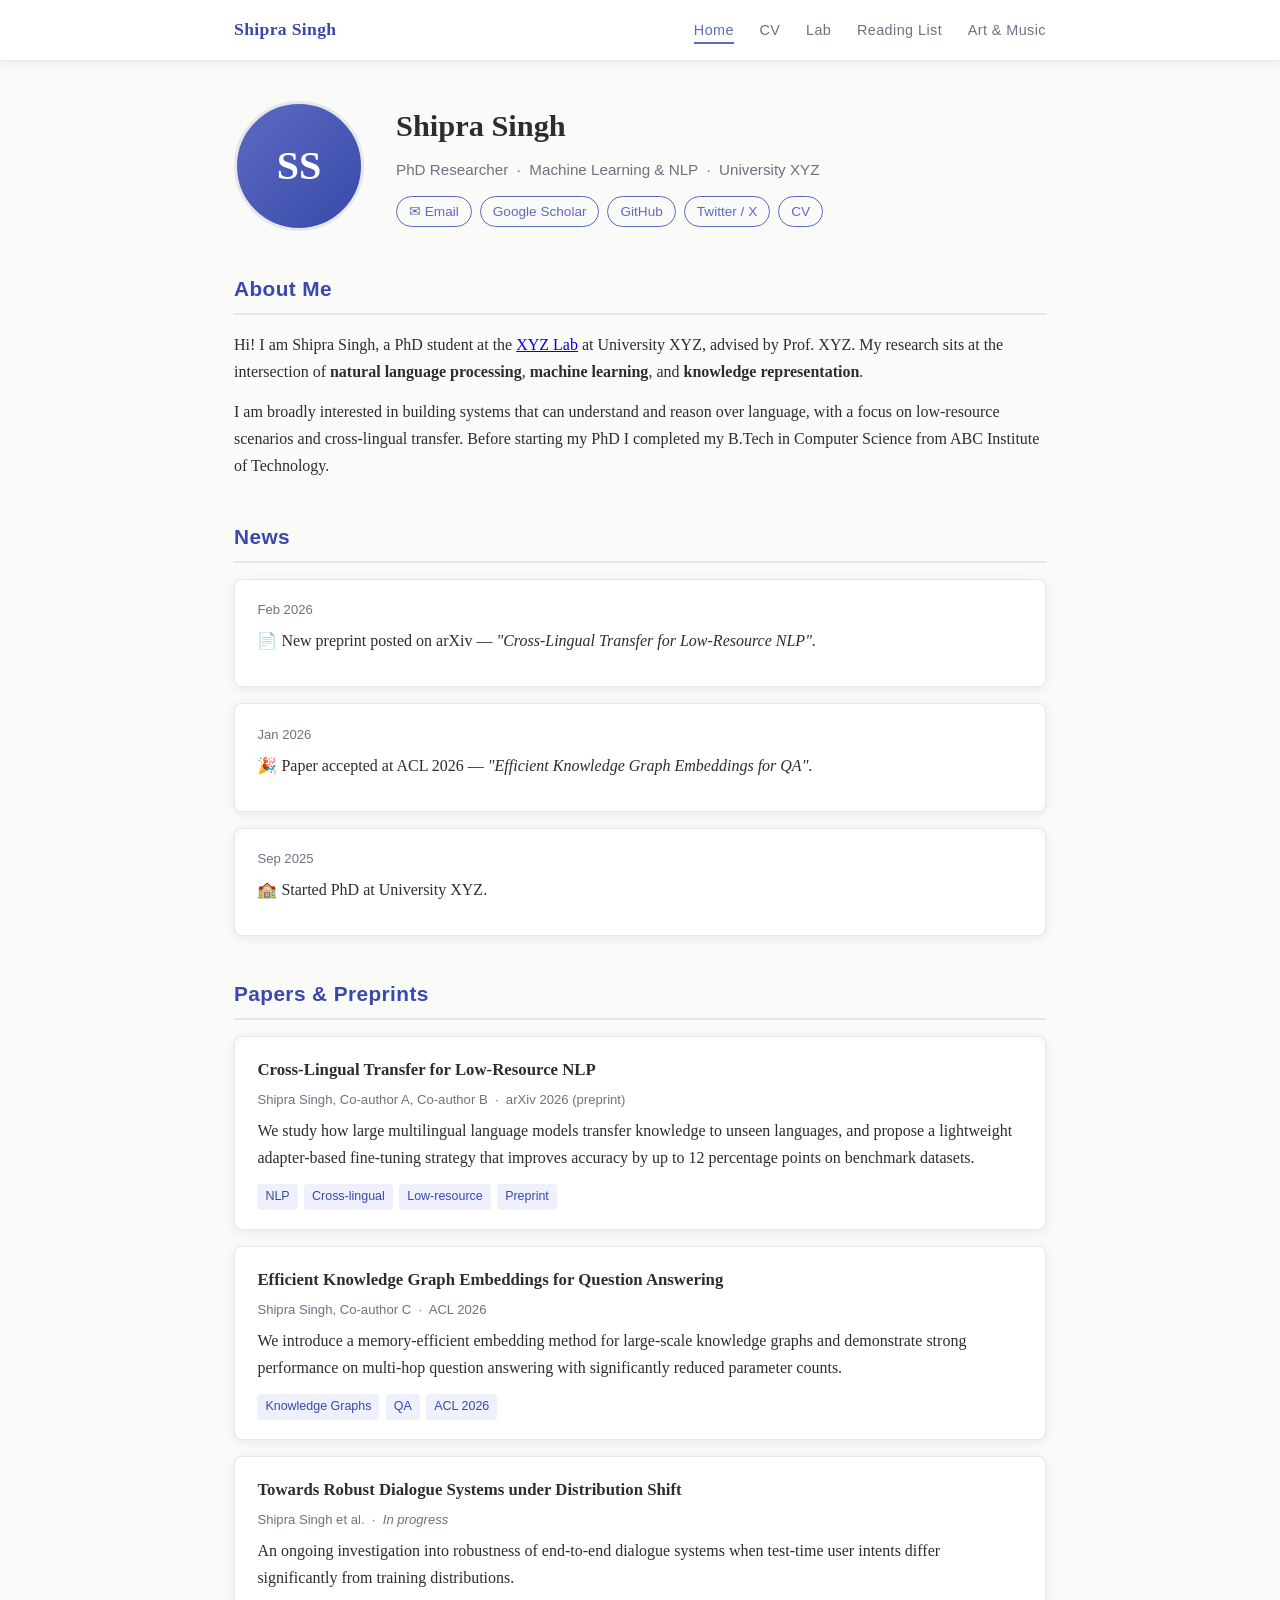
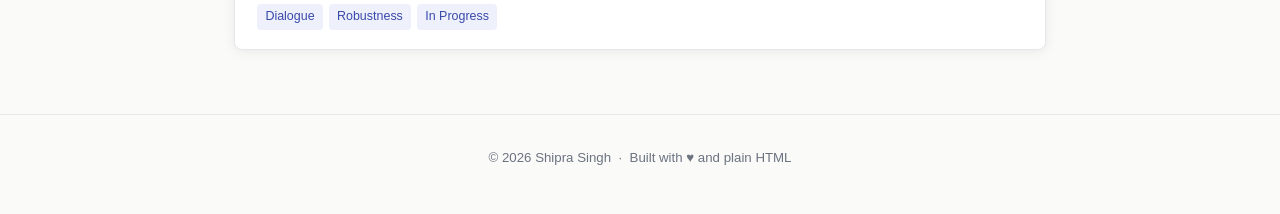
<file: index.html>
<!DOCTYPE html>
<html lang="en">
<head>
  <meta charset="UTF-8" />
  <meta name="viewport" content="width=device-width, initial-scale=1.0" />
  <title>Shipra Singh</title>
  <link rel="stylesheet" href="style.css" />
</head>
<body>

<nav>
  <div class="nav-inner">
    <a class="nav-brand" href="index.html">Shipra Singh</a>
    <button class="nav-toggle" aria-label="Toggle menu" onclick="document.querySelector('.nav-links').classList.toggle('open')">
      <span></span><span></span><span></span>
    </button>
    <ul class="nav-links">
      <li><a href="index.html" class="active">Home</a></li>
      <li><a href="cv.html">CV</a></li>
      <li><a href="lab.html">Lab</a></li>
      <li><a href="reading-list.html">Reading List</a></li>
      <li><a href="art-music.html">Art &amp; Music</a></li>
    </ul>
  </div>
</nav>

<main>

  <!-- Hero -->
  <div class="hero">
    <div class="hero-avatar-placeholder" aria-hidden="true">SS</div>
    <div class="hero-text">
      <h1>Shipra Singh</h1>
      <p class="tagline">PhD Researcher &nbsp;·&nbsp; Machine Learning &amp; NLP &nbsp;·&nbsp; University XYZ</p>
      <div class="hero-links">
        <a href="mailto:shipra@example.com">✉ Email</a>
        <a href="https://scholar.google.com" target="_blank" rel="noopener">Google Scholar</a>
        <a href="https://github.com/shipradsingh" target="_blank" rel="noopener">GitHub</a>
        <a href="https://twitter.com/" target="_blank" rel="noopener">Twitter / X</a>
        <a href="cv.html">CV</a>
      </div>
    </div>
  </div>

  <!-- About -->
  <section id="about">
    <h2>About Me</h2>
    <p>
      Hi! I am Shipra Singh, a PhD student at the <a href="lab.html">XYZ Lab</a> at University XYZ,
      advised by Prof. XYZ. My research sits at the intersection of
      <strong>natural language processing</strong>, <strong>machine learning</strong>,
      and <strong>knowledge representation</strong>.
    </p>
    <p>
      I am broadly interested in building systems that can understand and reason over language,
      with a focus on low-resource scenarios and cross-lingual transfer.
      Before starting my PhD I completed my B.Tech in Computer Science from ABC Institute of Technology.
    </p>
  </section>

  <!-- News -->
  <section id="news">
    <h2>News</h2>
    <div class="card">
      <div class="card-meta">Feb 2026</div>
      <p>📄 New preprint posted on arXiv — <em>"Cross-Lingual Transfer for Low-Resource NLP"</em>.</p>
    </div>
    <div class="card">
      <div class="card-meta">Jan 2026</div>
      <p>🎉 Paper accepted at ACL 2026 — <em>"Efficient Knowledge Graph Embeddings for QA"</em>.</p>
    </div>
    <div class="card">
      <div class="card-meta">Sep 2025</div>
      <p>🏫 Started PhD at University XYZ.</p>
    </div>
  </section>

  <!-- Papers -->
  <section id="papers">
    <h2>Papers &amp; Preprints</h2>

    <div class="card">
      <h3>Cross-Lingual Transfer for Low-Resource NLP</h3>
      <div class="card-meta">Shipra Singh, Co-author A, Co-author B &nbsp;·&nbsp; arXiv 2026 (preprint)</div>
      <p>
        We study how large multilingual language models transfer knowledge to unseen languages,
        and propose a lightweight adapter-based fine-tuning strategy that improves accuracy
        by up to 12 percentage points on benchmark datasets.
      </p>
      <div class="tags">
        <span class="tag">NLP</span>
        <span class="tag">Cross-lingual</span>
        <span class="tag">Low-resource</span>
        <span class="tag">Preprint</span>
      </div>
    </div>

    <div class="card">
      <h3>Efficient Knowledge Graph Embeddings for Question Answering</h3>
      <div class="card-meta">Shipra Singh, Co-author C &nbsp;·&nbsp; ACL 2026</div>
      <p>
        We introduce a memory-efficient embedding method for large-scale knowledge graphs
        and demonstrate strong performance on multi-hop question answering with significantly
        reduced parameter counts.
      </p>
      <div class="tags">
        <span class="tag">Knowledge Graphs</span>
        <span class="tag">QA</span>
        <span class="tag">ACL 2026</span>
      </div>
    </div>

    <div class="card">
      <h3>Towards Robust Dialogue Systems under Distribution Shift</h3>
      <div class="card-meta">Shipra Singh et al. &nbsp;·&nbsp; <em>In progress</em></div>
      <p>
        An ongoing investigation into robustness of end-to-end dialogue systems when
        test-time user intents differ significantly from training distributions.
      </p>
      <div class="tags">
        <span class="tag">Dialogue</span>
        <span class="tag">Robustness</span>
        <span class="tag">In Progress</span>
      </div>
    </div>
  </section>

</main>

<footer>
  <p>© 2026 Shipra Singh &nbsp;·&nbsp; Built with ♥ and plain HTML</p>
</footer>

</body>
</html>
</file>
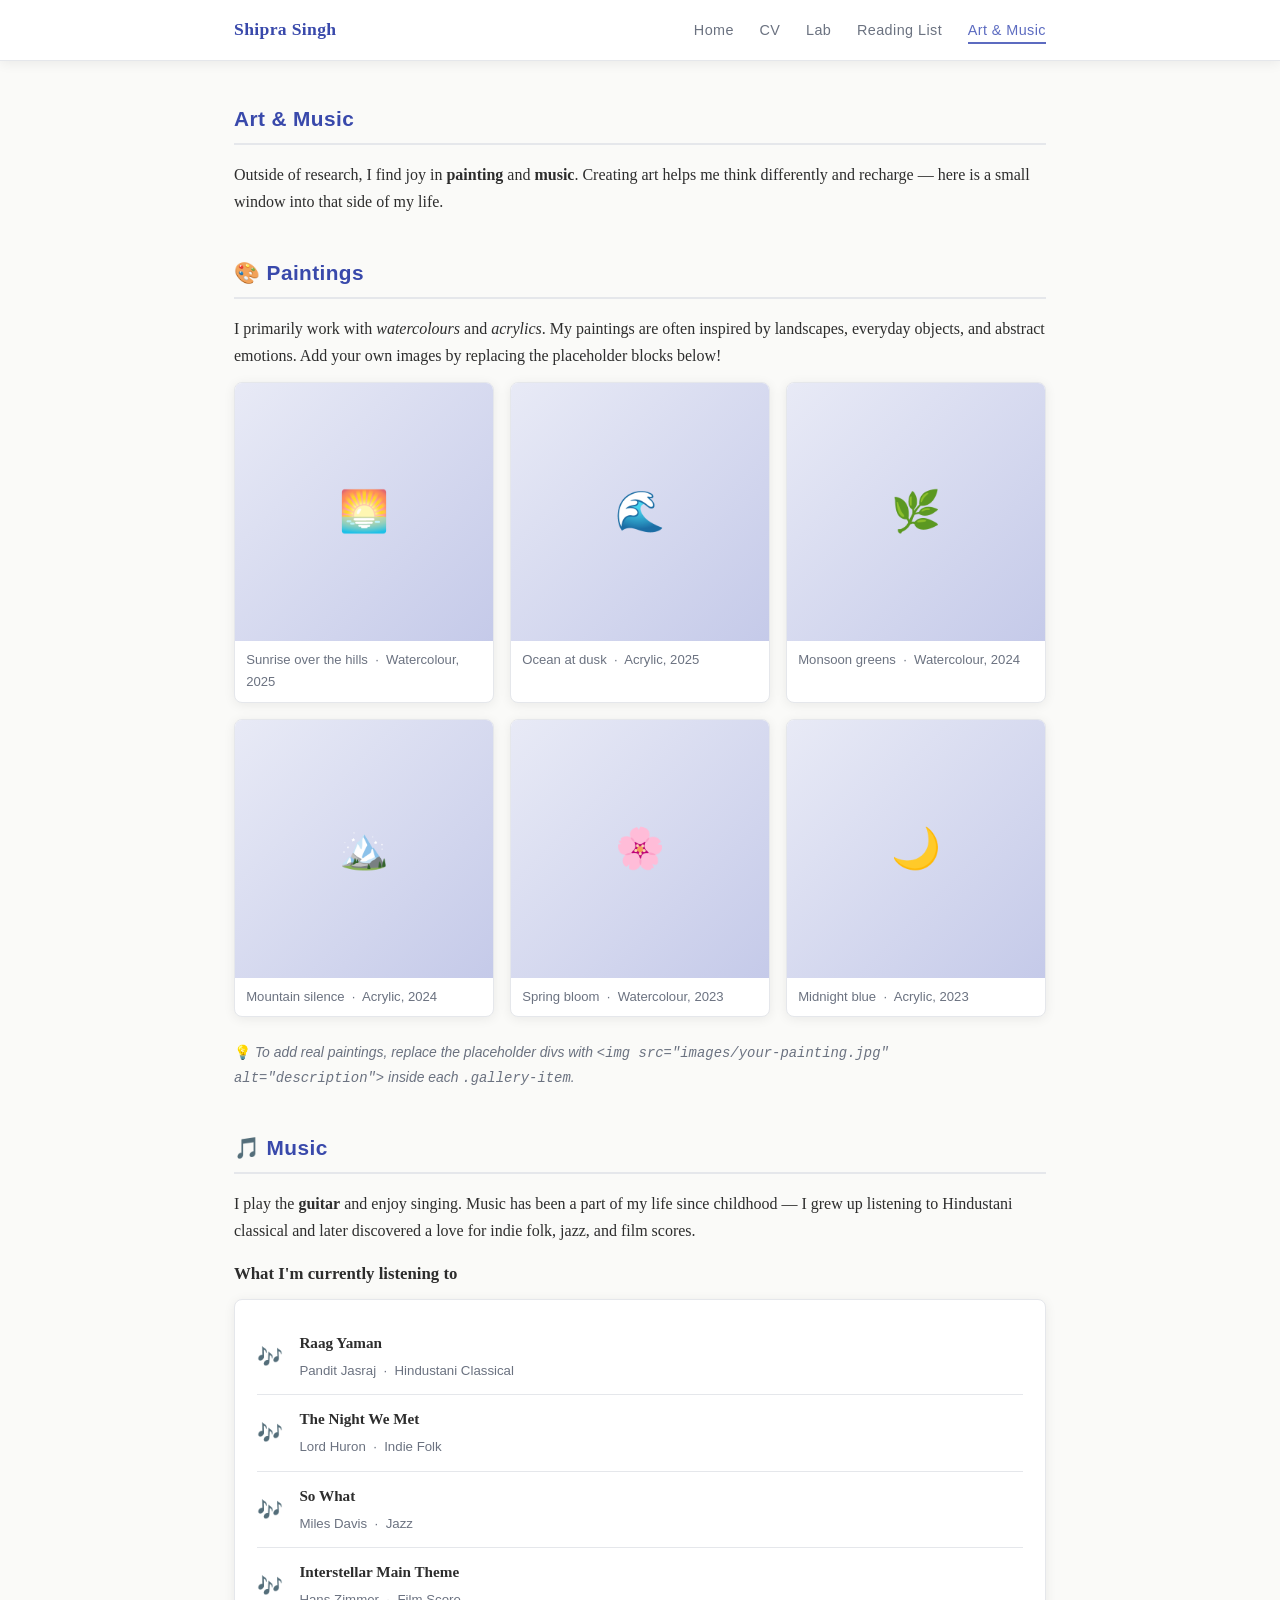
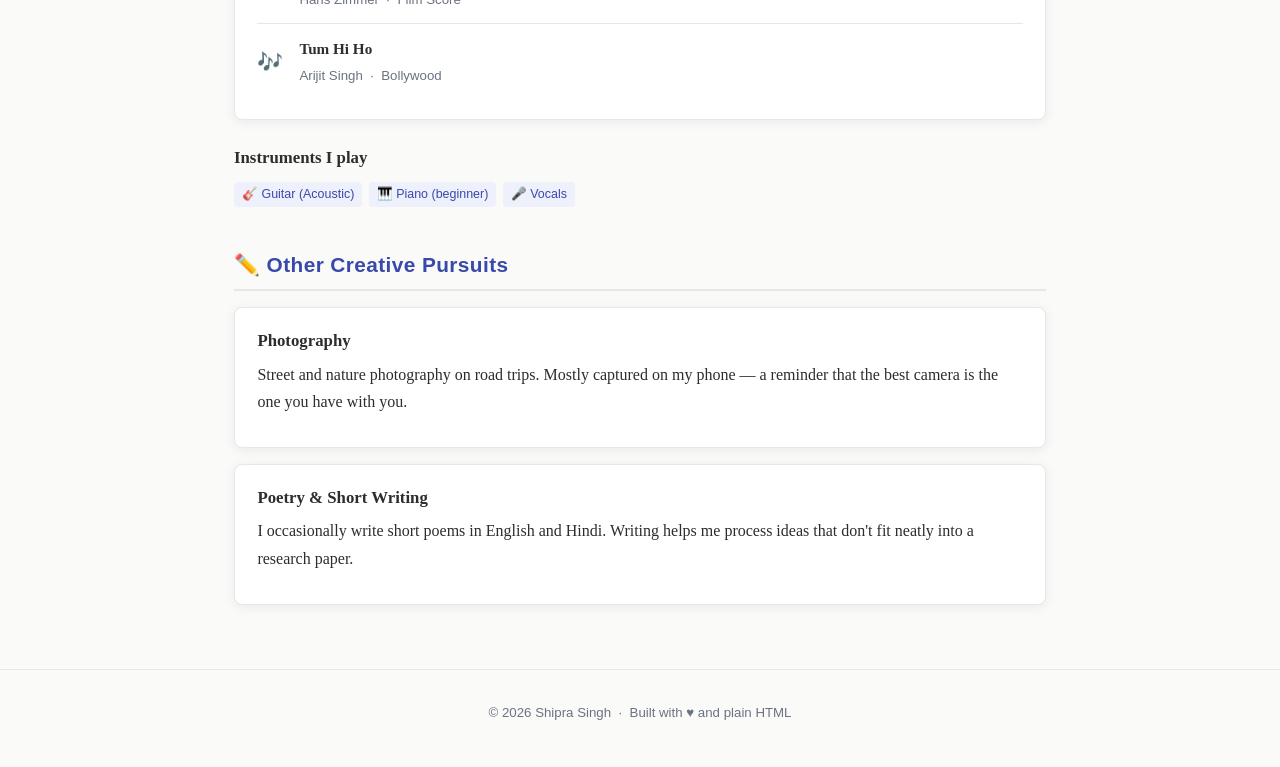
<file: art-music.html>
<!DOCTYPE html>
<html lang="en">
<head>
  <meta charset="UTF-8" />
  <meta name="viewport" content="width=device-width, initial-scale=1.0" />
  <title>Art &amp; Music — Shipra Singh</title>
  <link rel="stylesheet" href="style.css" />
</head>
<body>

<nav>
  <div class="nav-inner">
    <a class="nav-brand" href="index.html">Shipra Singh</a>
    <button class="nav-toggle" aria-label="Toggle menu" onclick="document.querySelector('.nav-links').classList.toggle('open')">
      <span></span><span></span><span></span>
    </button>
    <ul class="nav-links">
      <li><a href="index.html">Home</a></li>
      <li><a href="cv.html">CV</a></li>
      <li><a href="lab.html">Lab</a></li>
      <li><a href="reading-list.html">Reading List</a></li>
      <li><a href="art-music.html" class="active">Art &amp; Music</a></li>
    </ul>
  </div>
</nav>

<main>

  <!-- Intro -->
  <section id="intro">
    <h2>Art &amp; Music</h2>
    <p>
      Outside of research, I find joy in <strong>painting</strong> and
      <strong>music</strong>. Creating art helps me think differently and
      recharge — here is a small window into that side of my life.
    </p>
  </section>

  <!-- Paintings -->
  <section id="paintings">
    <h2>🎨 Paintings</h2>
    <p>
      I primarily work with <em>watercolours</em> and <em>acrylics</em>.
      My paintings are often inspired by landscapes, everyday objects, and abstract emotions.
      Add your own images by replacing the placeholder blocks below!
    </p>

    <div class="gallery">

      <div class="gallery-item">
        <div class="gallery-placeholder">🌅</div>
        <div class="gallery-caption">Sunrise over the hills &nbsp;·&nbsp; Watercolour, 2025</div>
      </div>

      <div class="gallery-item">
        <div class="gallery-placeholder">🌊</div>
        <div class="gallery-caption">Ocean at dusk &nbsp;·&nbsp; Acrylic, 2025</div>
      </div>

      <div class="gallery-item">
        <div class="gallery-placeholder">🌿</div>
        <div class="gallery-caption">Monsoon greens &nbsp;·&nbsp; Watercolour, 2024</div>
      </div>

      <div class="gallery-item">
        <div class="gallery-placeholder">🏔️</div>
        <div class="gallery-caption">Mountain silence &nbsp;·&nbsp; Acrylic, 2024</div>
      </div>

      <div class="gallery-item">
        <div class="gallery-placeholder">🌸</div>
        <div class="gallery-caption">Spring bloom &nbsp;·&nbsp; Watercolour, 2023</div>
      </div>

      <div class="gallery-item">
        <div class="gallery-placeholder">🌙</div>
        <div class="gallery-caption">Midnight blue &nbsp;·&nbsp; Acrylic, 2023</div>
      </div>

    </div>

    <p style="color:var(--muted); font-family:'Helvetica Neue',Arial,sans-serif; font-size:.87rem">
      💡 <em>To add real paintings, replace the placeholder divs with
      <code>&lt;img src="images/your-painting.jpg" alt="description"&gt;</code>
      inside each <code>.gallery-item</code>.</em>
    </p>
  </section>

  <!-- Music -->
  <section id="music">
    <h2>🎵 Music</h2>
    <p>
      I play the <strong>guitar</strong> and enjoy singing. Music has been a part
      of my life since childhood — I grew up listening to Hindustani classical
      and later discovered a love for indie folk, jazz, and film scores.
    </p>

    <h3 style="margin-top:1rem;margin-bottom:.6rem">What I'm currently listening to</h3>
    <div class="card">
      <div class="playlist-item">
        <div class="playlist-icon">🎶</div>
        <div class="playlist-info">
          <strong>Raag Yaman</strong>
          <span>Pandit Jasraj &nbsp;·&nbsp; Hindustani Classical</span>
        </div>
      </div>
      <div class="playlist-item">
        <div class="playlist-icon">🎶</div>
        <div class="playlist-info">
          <strong>The Night We Met</strong>
          <span>Lord Huron &nbsp;·&nbsp; Indie Folk</span>
        </div>
      </div>
      <div class="playlist-item">
        <div class="playlist-icon">🎶</div>
        <div class="playlist-info">
          <strong>So What</strong>
          <span>Miles Davis &nbsp;·&nbsp; Jazz</span>
        </div>
      </div>
      <div class="playlist-item">
        <div class="playlist-icon">🎶</div>
        <div class="playlist-info">
          <strong>Interstellar Main Theme</strong>
          <span>Hans Zimmer &nbsp;·&nbsp; Film Score</span>
        </div>
      </div>
      <div class="playlist-item">
        <div class="playlist-icon">🎶</div>
        <div class="playlist-info">
          <strong>Tum Hi Ho</strong>
          <span>Arijit Singh &nbsp;·&nbsp; Bollywood</span>
        </div>
      </div>
    </div>

    <h3 style="margin-top:1.5rem;margin-bottom:.6rem">Instruments I play</h3>
    <div class="tags">
      <span class="tag">🎸 Guitar (Acoustic)</span>
      <span class="tag">🎹 Piano (beginner)</span>
      <span class="tag">🎤 Vocals</span>
    </div>
  </section>

  <!-- Other creative pursuits -->
  <section id="other">
    <h2>✏️ Other Creative Pursuits</h2>
    <div class="card">
      <h3>Photography</h3>
      <p>Street and nature photography on road trips. Mostly captured on my phone — a reminder
      that the best camera is the one you have with you.</p>
    </div>
    <div class="card">
      <h3>Poetry &amp; Short Writing</h3>
      <p>I occasionally write short poems in English and Hindi.
      Writing helps me process ideas that don't fit neatly into a research paper.</p>
    </div>
  </section>

</main>

<footer>
  <p>© 2026 Shipra Singh &nbsp;·&nbsp; Built with ♥ and plain HTML</p>
</footer>

</body>
</html>
</file>
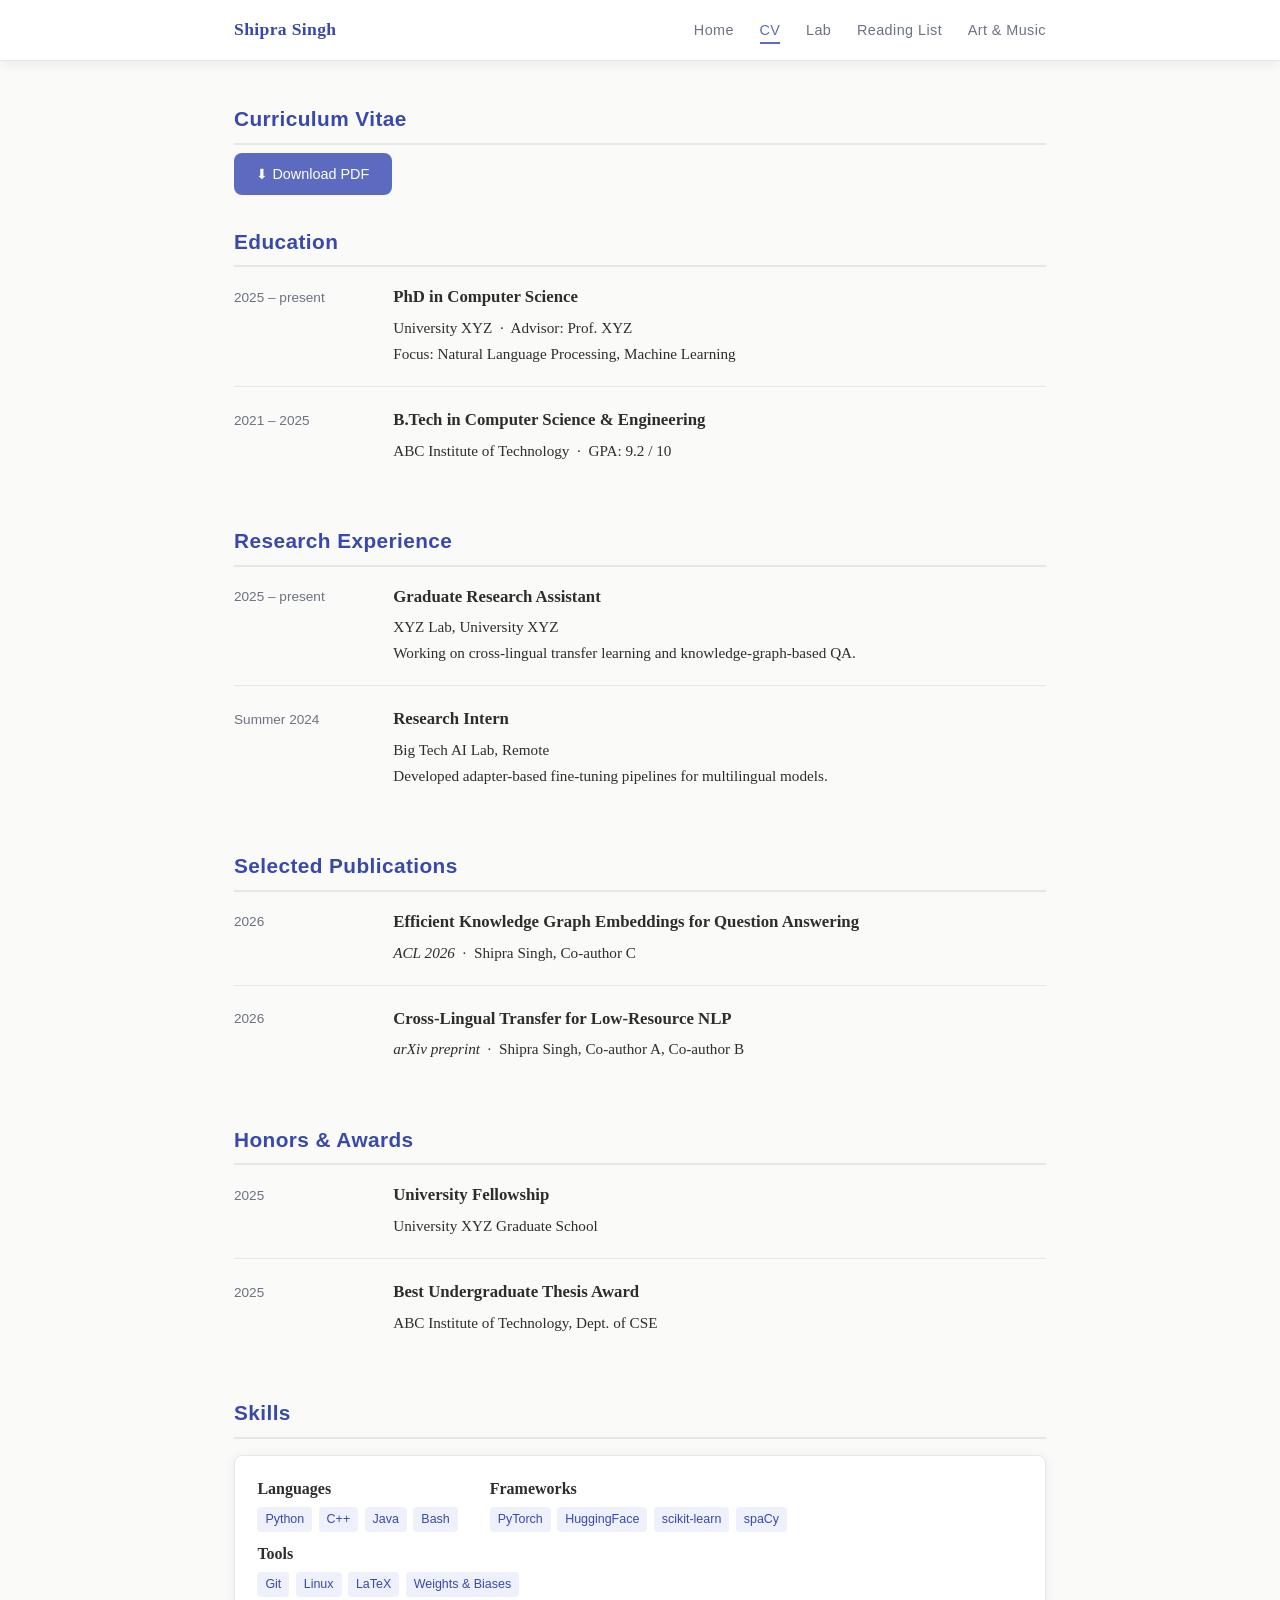
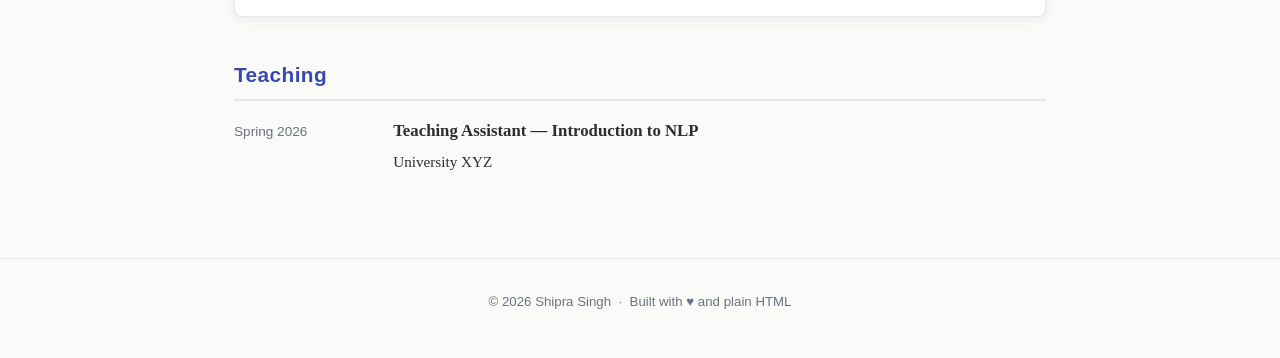
<file: cv.html>
<!DOCTYPE html>
<html lang="en">
<head>
  <meta charset="UTF-8" />
  <meta name="viewport" content="width=device-width, initial-scale=1.0" />
  <title>CV — Shipra Singh</title>
  <link rel="stylesheet" href="style.css" />
</head>
<body>

<nav>
  <div class="nav-inner">
    <a class="nav-brand" href="index.html">Shipra Singh</a>
    <button class="nav-toggle" aria-label="Toggle menu" onclick="document.querySelector('.nav-links').classList.toggle('open')">
      <span></span><span></span><span></span>
    </button>
    <ul class="nav-links">
      <li><a href="index.html">Home</a></li>
      <li><a href="cv.html" class="active">CV</a></li>
      <li><a href="lab.html">Lab</a></li>
      <li><a href="reading-list.html">Reading List</a></li>
      <li><a href="art-music.html">Art &amp; Music</a></li>
    </ul>
  </div>
</nav>

<main>

  <h2 style="margin-bottom:.5rem">Curriculum Vitae</h2>
  <a class="download-btn" href="cv.pdf" download>⬇ Download PDF</a>

  <!-- Education -->
  <section id="education">
    <h2>Education</h2>

    <div class="cv-entry">
      <div class="cv-year">2025 – present</div>
      <div>
        <h3>PhD in Computer Science</h3>
        <p>University XYZ &nbsp;·&nbsp; Advisor: Prof. XYZ</p>
        <p>Focus: Natural Language Processing, Machine Learning</p>
      </div>
    </div>

    <div class="cv-entry">
      <div class="cv-year">2021 – 2025</div>
      <div>
        <h3>B.Tech in Computer Science &amp; Engineering</h3>
        <p>ABC Institute of Technology &nbsp;·&nbsp; GPA: 9.2 / 10</p>
      </div>
    </div>
  </section>

  <!-- Research experience -->
  <section id="research">
    <h2>Research Experience</h2>

    <div class="cv-entry">
      <div class="cv-year">2025 – present</div>
      <div>
        <h3>Graduate Research Assistant</h3>
        <p>XYZ Lab, University XYZ</p>
        <p>Working on cross-lingual transfer learning and knowledge-graph-based QA.</p>
      </div>
    </div>

    <div class="cv-entry">
      <div class="cv-year">Summer 2024</div>
      <div>
        <h3>Research Intern</h3>
        <p>Big Tech AI Lab, Remote</p>
        <p>Developed adapter-based fine-tuning pipelines for multilingual models.</p>
      </div>
    </div>
  </section>

  <!-- Publications -->
  <section id="publications">
    <h2>Selected Publications</h2>

    <div class="cv-entry">
      <div class="cv-year">2026</div>
      <div>
        <h3>Efficient Knowledge Graph Embeddings for Question Answering</h3>
        <p><em>ACL 2026</em> &nbsp;·&nbsp; Shipra Singh, Co-author C</p>
      </div>
    </div>

    <div class="cv-entry">
      <div class="cv-year">2026</div>
      <div>
        <h3>Cross-Lingual Transfer for Low-Resource NLP</h3>
        <p><em>arXiv preprint</em> &nbsp;·&nbsp; Shipra Singh, Co-author A, Co-author B</p>
      </div>
    </div>
  </section>

  <!-- Honors -->
  <section id="honors">
    <h2>Honors &amp; Awards</h2>

    <div class="cv-entry">
      <div class="cv-year">2025</div>
      <div>
        <h3>University Fellowship</h3>
        <p>University XYZ Graduate School</p>
      </div>
    </div>

    <div class="cv-entry">
      <div class="cv-year">2025</div>
      <div>
        <h3>Best Undergraduate Thesis Award</h3>
        <p>ABC Institute of Technology, Dept. of CSE</p>
      </div>
    </div>
  </section>

  <!-- Skills -->
  <section id="skills">
    <h2>Skills</h2>
    <div class="card">
      <div style="display:flex; flex-wrap:wrap; gap:.5rem 2rem;">
        <div>
          <strong>Languages</strong>
          <div class="tags" style="margin-top:.3rem">
            <span class="tag">Python</span>
            <span class="tag">C++</span>
            <span class="tag">Java</span>
            <span class="tag">Bash</span>
          </div>
        </div>
        <div>
          <strong>Frameworks</strong>
          <div class="tags" style="margin-top:.3rem">
            <span class="tag">PyTorch</span>
            <span class="tag">HuggingFace</span>
            <span class="tag">scikit-learn</span>
            <span class="tag">spaCy</span>
          </div>
        </div>
        <div>
          <strong>Tools</strong>
          <div class="tags" style="margin-top:.3rem">
            <span class="tag">Git</span>
            <span class="tag">Linux</span>
            <span class="tag">LaTeX</span>
            <span class="tag">Weights &amp; Biases</span>
          </div>
        </div>
      </div>
    </div>
  </section>

  <!-- Teaching -->
  <section id="teaching">
    <h2>Teaching</h2>

    <div class="cv-entry">
      <div class="cv-year">Spring 2026</div>
      <div>
        <h3>Teaching Assistant — Introduction to NLP</h3>
        <p>University XYZ</p>
      </div>
    </div>
  </section>

</main>

<footer>
  <p>© 2026 Shipra Singh &nbsp;·&nbsp; Built with ♥ and plain HTML</p>
</footer>

</body>
</html>
</file>
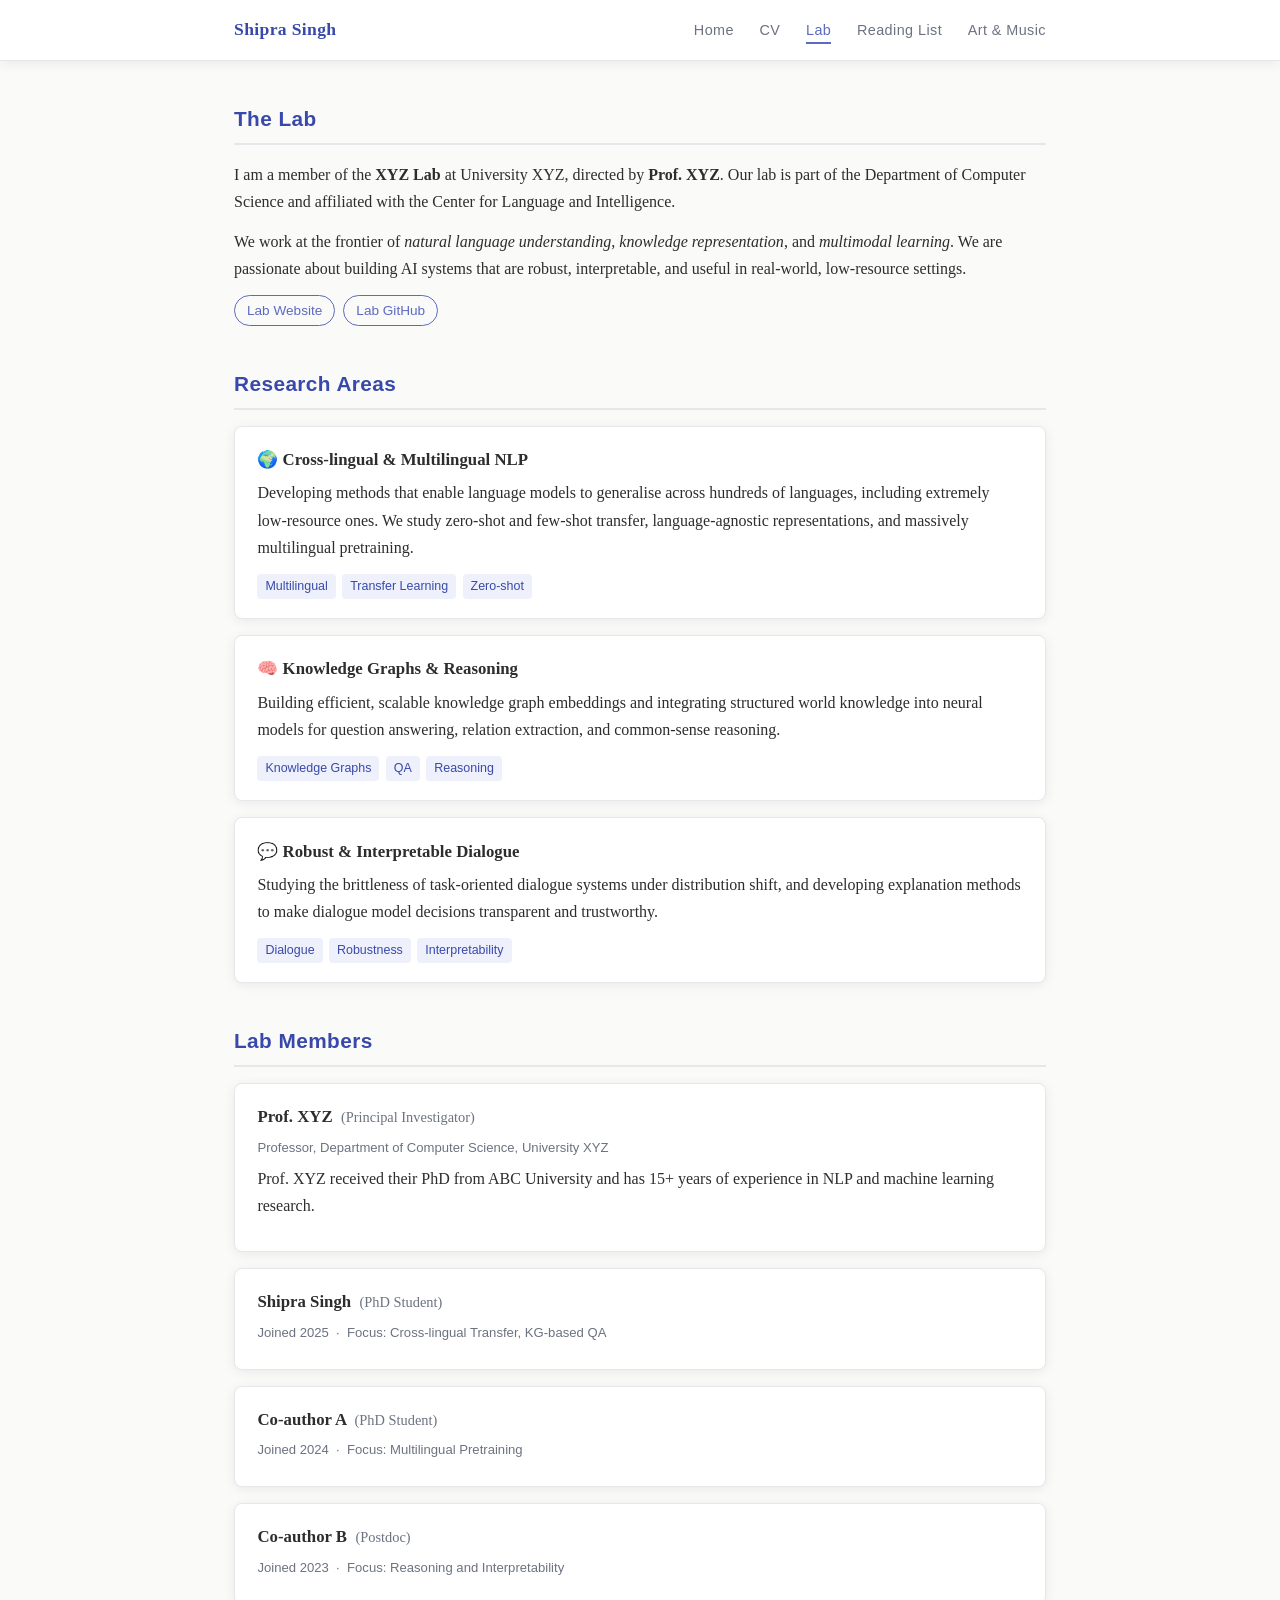
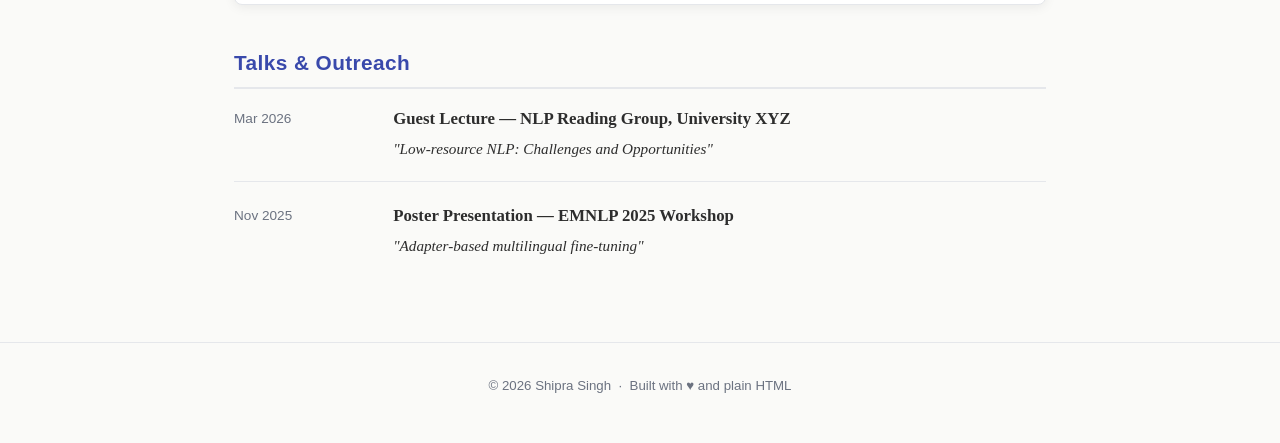
<file: lab.html>
<!DOCTYPE html>
<html lang="en">
<head>
  <meta charset="UTF-8" />
  <meta name="viewport" content="width=device-width, initial-scale=1.0" />
  <title>Lab — Shipra Singh</title>
  <link rel="stylesheet" href="style.css" />
</head>
<body>

<nav>
  <div class="nav-inner">
    <a class="nav-brand" href="index.html">Shipra Singh</a>
    <button class="nav-toggle" aria-label="Toggle menu" onclick="document.querySelector('.nav-links').classList.toggle('open')">
      <span></span><span></span><span></span>
    </button>
    <ul class="nav-links">
      <li><a href="index.html">Home</a></li>
      <li><a href="cv.html">CV</a></li>
      <li><a href="lab.html" class="active">Lab</a></li>
      <li><a href="reading-list.html">Reading List</a></li>
      <li><a href="art-music.html">Art &amp; Music</a></li>
    </ul>
  </div>
</nav>

<main>

  <section id="lab-overview">
    <h2>The Lab</h2>
    <p>
      I am a member of the <strong>XYZ Lab</strong> at University XYZ,
      directed by <strong>Prof. XYZ</strong>. Our lab is part of the
      Department of Computer Science and affiliated with the Center for Language
      and Intelligence.
    </p>
    <p>
      We work at the frontier of <em>natural language understanding</em>,
      <em>knowledge representation</em>, and <em>multimodal learning</em>.
      We are passionate about building AI systems that are robust, interpretable,
      and useful in real-world, low-resource settings.
    </p>
    <div class="hero-links" style="margin-top:.8rem">
      <a href="https://example-lab.university.edu" target="_blank" rel="noopener">Lab Website</a>
      <a href="https://github.com/xyz-lab" target="_blank" rel="noopener">Lab GitHub</a>
    </div>
  </section>

  <!-- Research areas -->
  <section id="research-areas">
    <h2>Research Areas</h2>

    <div class="card">
      <h3>🌍 Cross-lingual &amp; Multilingual NLP</h3>
      <p>
        Developing methods that enable language models to generalise across hundreds
        of languages, including extremely low-resource ones. We study zero-shot and
        few-shot transfer, language-agnostic representations, and massively multilingual
        pretraining.
      </p>
      <div class="tags">
        <span class="tag">Multilingual</span>
        <span class="tag">Transfer Learning</span>
        <span class="tag">Zero-shot</span>
      </div>
    </div>

    <div class="card">
      <h3>🧠 Knowledge Graphs &amp; Reasoning</h3>
      <p>
        Building efficient, scalable knowledge graph embeddings and integrating structured
        world knowledge into neural models for question answering, relation extraction,
        and common-sense reasoning.
      </p>
      <div class="tags">
        <span class="tag">Knowledge Graphs</span>
        <span class="tag">QA</span>
        <span class="tag">Reasoning</span>
      </div>
    </div>

    <div class="card">
      <h3>💬 Robust &amp; Interpretable Dialogue</h3>
      <p>
        Studying the brittleness of task-oriented dialogue systems under distribution shift,
        and developing explanation methods to make dialogue model decisions transparent and
        trustworthy.
      </p>
      <div class="tags">
        <span class="tag">Dialogue</span>
        <span class="tag">Robustness</span>
        <span class="tag">Interpretability</span>
      </div>
    </div>
  </section>

  <!-- Members -->
  <section id="members">
    <h2>Lab Members</h2>

    <div class="card">
      <h3>Prof. XYZ &nbsp;<span style="font-weight:normal;color:var(--muted);font-size:.9rem">(Principal Investigator)</span></h3>
      <div class="card-meta">Professor, Department of Computer Science, University XYZ</div>
      <p>Prof. XYZ received their PhD from ABC University and has 15+ years of experience
      in NLP and machine learning research.</p>
    </div>

    <div class="card">
      <h3>Shipra Singh &nbsp;<span style="font-weight:normal;color:var(--muted);font-size:.9rem">(PhD Student)</span></h3>
      <div class="card-meta">Joined 2025 &nbsp;·&nbsp; Focus: Cross-lingual Transfer, KG-based QA</div>
    </div>

    <div class="card">
      <h3>Co-author A &nbsp;<span style="font-weight:normal;color:var(--muted);font-size:.9rem">(PhD Student)</span></h3>
      <div class="card-meta">Joined 2024 &nbsp;·&nbsp; Focus: Multilingual Pretraining</div>
    </div>

    <div class="card">
      <h3>Co-author B &nbsp;<span style="font-weight:normal;color:var(--muted);font-size:.9rem">(Postdoc)</span></h3>
      <div class="card-meta">Joined 2023 &nbsp;·&nbsp; Focus: Reasoning and Interpretability</div>
    </div>
  </section>

  <!-- Talks & outreach -->
  <section id="outreach">
    <h2>Talks &amp; Outreach</h2>

    <div class="cv-entry">
      <div class="cv-year">Mar 2026</div>
      <div>
        <h3>Guest Lecture — NLP Reading Group, University XYZ</h3>
        <p><em>"Low-resource NLP: Challenges and Opportunities"</em></p>
      </div>
    </div>

    <div class="cv-entry">
      <div class="cv-year">Nov 2025</div>
      <div>
        <h3>Poster Presentation — EMNLP 2025 Workshop</h3>
        <p><em>"Adapter-based multilingual fine-tuning"</em></p>
      </div>
    </div>
  </section>

</main>

<footer>
  <p>© 2026 Shipra Singh &nbsp;·&nbsp; Built with ♥ and plain HTML</p>
</footer>

</body>
</html>
</file>
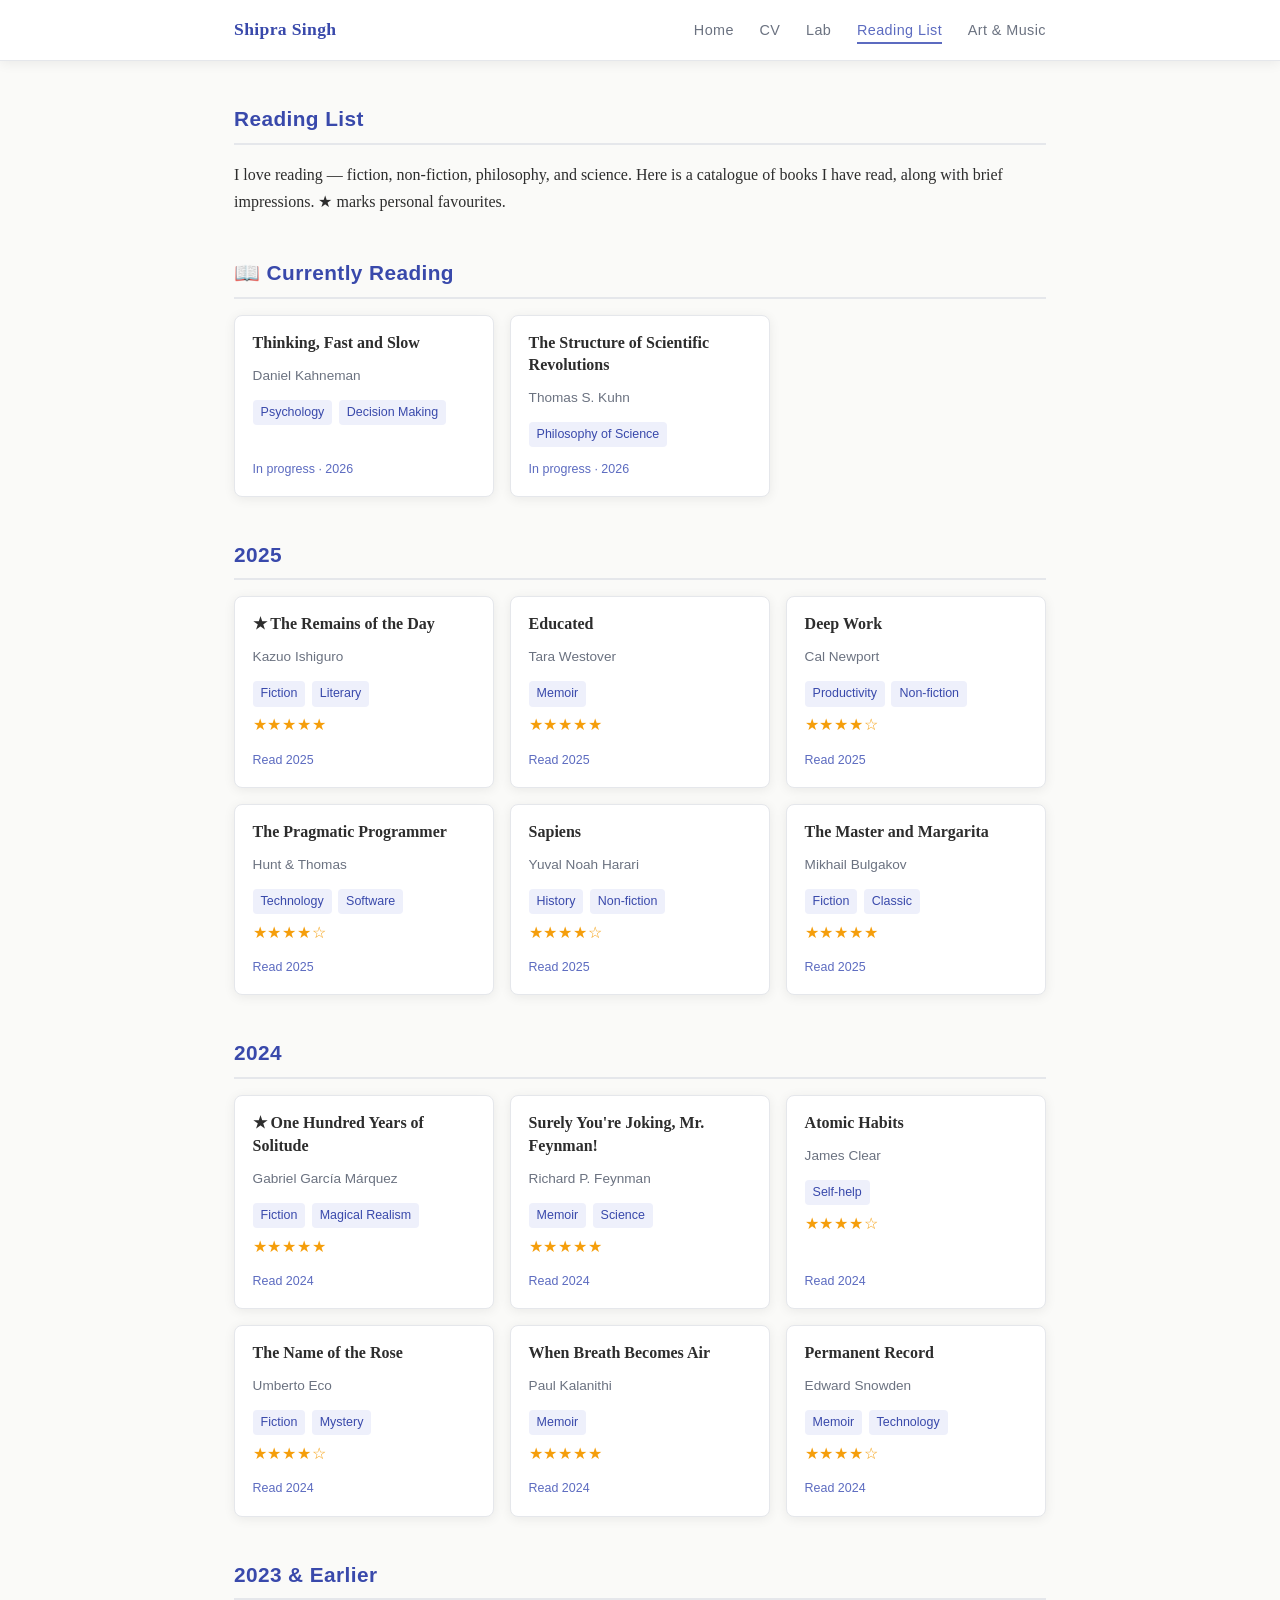
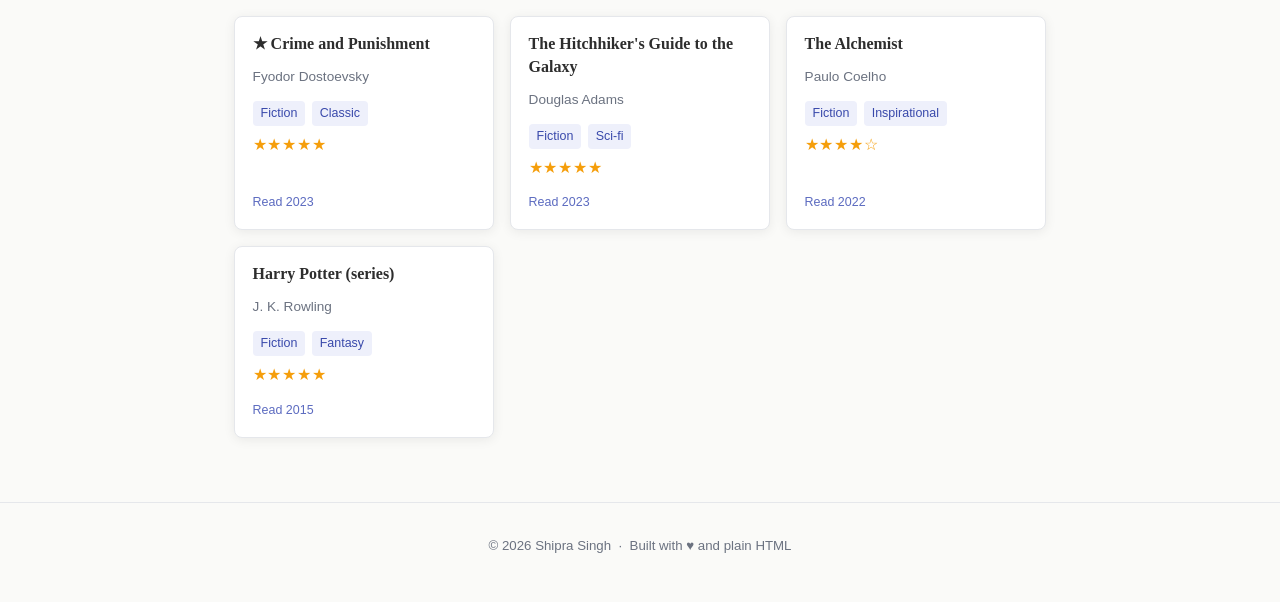
<file: reading-list.html>
<!DOCTYPE html>
<html lang="en">
<head>
  <meta charset="UTF-8" />
  <meta name="viewport" content="width=device-width, initial-scale=1.0" />
  <title>Reading List — Shipra Singh</title>
  <link rel="stylesheet" href="style.css" />
</head>
<body>

<nav>
  <div class="nav-inner">
    <a class="nav-brand" href="index.html">Shipra Singh</a>
    <button class="nav-toggle" aria-label="Toggle menu" onclick="document.querySelector('.nav-links').classList.toggle('open')">
      <span></span><span></span><span></span>
    </button>
    <ul class="nav-links">
      <li><a href="index.html">Home</a></li>
      <li><a href="cv.html">CV</a></li>
      <li><a href="lab.html">Lab</a></li>
      <li><a href="reading-list.html" class="active">Reading List</a></li>
      <li><a href="art-music.html">Art &amp; Music</a></li>
    </ul>
  </div>
</nav>

<main>

  <section id="intro">
    <h2>Reading List</h2>
    <p>
      I love reading — fiction, non-fiction, philosophy, and science. Here is a
      catalogue of books I have read, along with brief impressions. ★ marks
      personal favourites.
    </p>
  </section>

  <!-- Currently reading -->
  <section id="currently-reading">
    <h2>📖 Currently Reading</h2>
    <div class="book-grid">
      <div class="book-card">
        <h3>Thinking, Fast and Slow</h3>
        <div class="author">Daniel Kahneman</div>
        <div class="tags"><span class="tag">Psychology</span><span class="tag">Decision Making</span></div>
        <div class="year-read">In progress · 2026</div>
      </div>
      <div class="book-card">
        <h3>The Structure of Scientific Revolutions</h3>
        <div class="author">Thomas S. Kuhn</div>
        <div class="tags"><span class="tag">Philosophy of Science</span></div>
        <div class="year-read">In progress · 2026</div>
      </div>
    </div>
  </section>

  <!-- 2025 -->
  <section id="2025">
    <h2>2025</h2>
    <div class="book-grid">

      <div class="book-card">
        <h3>★ The Remains of the Day</h3>
        <div class="author">Kazuo Ishiguro</div>
        <div class="tags"><span class="tag">Fiction</span><span class="tag">Literary</span></div>
        <div class="stars">★★★★★</div>
        <div class="year-read">Read 2025</div>
      </div>

      <div class="book-card">
        <h3>Educated</h3>
        <div class="author">Tara Westover</div>
        <div class="tags"><span class="tag">Memoir</span></div>
        <div class="stars">★★★★★</div>
        <div class="year-read">Read 2025</div>
      </div>

      <div class="book-card">
        <h3>Deep Work</h3>
        <div class="author">Cal Newport</div>
        <div class="tags"><span class="tag">Productivity</span><span class="tag">Non-fiction</span></div>
        <div class="stars">★★★★☆</div>
        <div class="year-read">Read 2025</div>
      </div>

      <div class="book-card">
        <h3>The Pragmatic Programmer</h3>
        <div class="author">Hunt &amp; Thomas</div>
        <div class="tags"><span class="tag">Technology</span><span class="tag">Software</span></div>
        <div class="stars">★★★★☆</div>
        <div class="year-read">Read 2025</div>
      </div>

      <div class="book-card">
        <h3>Sapiens</h3>
        <div class="author">Yuval Noah Harari</div>
        <div class="tags"><span class="tag">History</span><span class="tag">Non-fiction</span></div>
        <div class="stars">★★★★☆</div>
        <div class="year-read">Read 2025</div>
      </div>

      <div class="book-card">
        <h3>The Master and Margarita</h3>
        <div class="author">Mikhail Bulgakov</div>
        <div class="tags"><span class="tag">Fiction</span><span class="tag">Classic</span></div>
        <div class="stars">★★★★★</div>
        <div class="year-read">Read 2025</div>
      </div>
    </div>
  </section>

  <!-- 2024 -->
  <section id="2024">
    <h2>2024</h2>
    <div class="book-grid">

      <div class="book-card">
        <h3>★ One Hundred Years of Solitude</h3>
        <div class="author">Gabriel García Márquez</div>
        <div class="tags"><span class="tag">Fiction</span><span class="tag">Magical Realism</span></div>
        <div class="stars">★★★★★</div>
        <div class="year-read">Read 2024</div>
      </div>

      <div class="book-card">
        <h3>Surely You're Joking, Mr. Feynman!</h3>
        <div class="author">Richard P. Feynman</div>
        <div class="tags"><span class="tag">Memoir</span><span class="tag">Science</span></div>
        <div class="stars">★★★★★</div>
        <div class="year-read">Read 2024</div>
      </div>

      <div class="book-card">
        <h3>Atomic Habits</h3>
        <div class="author">James Clear</div>
        <div class="tags"><span class="tag">Self-help</span></div>
        <div class="stars">★★★★☆</div>
        <div class="year-read">Read 2024</div>
      </div>

      <div class="book-card">
        <h3>The Name of the Rose</h3>
        <div class="author">Umberto Eco</div>
        <div class="tags"><span class="tag">Fiction</span><span class="tag">Mystery</span></div>
        <div class="stars">★★★★☆</div>
        <div class="year-read">Read 2024</div>
      </div>

      <div class="book-card">
        <h3>When Breath Becomes Air</h3>
        <div class="author">Paul Kalanithi</div>
        <div class="tags"><span class="tag">Memoir</span></div>
        <div class="stars">★★★★★</div>
        <div class="year-read">Read 2024</div>
      </div>

      <div class="book-card">
        <h3>Permanent Record</h3>
        <div class="author">Edward Snowden</div>
        <div class="tags"><span class="tag">Memoir</span><span class="tag">Technology</span></div>
        <div class="stars">★★★★☆</div>
        <div class="year-read">Read 2024</div>
      </div>

    </div>
  </section>

  <!-- 2023 and earlier -->
  <section id="earlier">
    <h2>2023 &amp; Earlier</h2>
    <div class="book-grid">

      <div class="book-card">
        <h3>★ Crime and Punishment</h3>
        <div class="author">Fyodor Dostoevsky</div>
        <div class="tags"><span class="tag">Fiction</span><span class="tag">Classic</span></div>
        <div class="stars">★★★★★</div>
        <div class="year-read">Read 2023</div>
      </div>

      <div class="book-card">
        <h3>The Hitchhiker's Guide to the Galaxy</h3>
        <div class="author">Douglas Adams</div>
        <div class="tags"><span class="tag">Fiction</span><span class="tag">Sci-fi</span></div>
        <div class="stars">★★★★★</div>
        <div class="year-read">Read 2023</div>
      </div>

      <div class="book-card">
        <h3>The Alchemist</h3>
        <div class="author">Paulo Coelho</div>
        <div class="tags"><span class="tag">Fiction</span><span class="tag">Inspirational</span></div>
        <div class="stars">★★★★☆</div>
        <div class="year-read">Read 2022</div>
      </div>

      <div class="book-card">
        <h3>Harry Potter (series)</h3>
        <div class="author">J. K. Rowling</div>
        <div class="tags"><span class="tag">Fiction</span><span class="tag">Fantasy</span></div>
        <div class="stars">★★★★★</div>
        <div class="year-read">Read 2015</div>
      </div>

    </div>
  </section>

</main>

<footer>
  <p>© 2026 Shipra Singh &nbsp;·&nbsp; Built with ♥ and plain HTML</p>
</footer>

</body>
</html>
</file>
<file: style.css>
/* ── Reset & Base ── */
*, *::before, *::after { box-sizing: border-box; margin: 0; padding: 0; }

:root {
  --bg:         #fafaf8;
  --surface:    #ffffff;
  --accent:     #5c6bc0;
  --accent-dk:  #3949ab;
  --text:       #2d2d2d;
  --muted:      #6b7280;
  --border:     #e5e7eb;
  --tag-bg:     #eef0fb;
  --tag-text:   #3949ab;
  --radius:     8px;
  --shadow:     0 2px 12px rgba(0,0,0,.07);
  --max-w:      860px;
}

html { scroll-behavior: smooth; }

body {
  font-family: 'Georgia', serif;
  background: var(--bg);
  color: var(--text);
  line-height: 1.7;
  font-size: 1rem;
}

/* ── Navigation ── */
nav {
  background: var(--surface);
  border-bottom: 1px solid var(--border);
  position: sticky;
  top: 0;
  z-index: 100;
  box-shadow: var(--shadow);
}

.nav-inner {
  max-width: var(--max-w);
  margin: 0 auto;
  padding: 0 1.5rem;
  display: flex;
  align-items: center;
  justify-content: space-between;
  height: 60px;
}

.nav-brand {
  font-size: 1.1rem;
  font-weight: bold;
  color: var(--accent-dk);
  text-decoration: none;
  letter-spacing: .02em;
}

.nav-links {
  display: flex;
  gap: 1.6rem;
  list-style: none;
}

.nav-links a {
  text-decoration: none;
  color: var(--muted);
  font-family: 'Helvetica Neue', Arial, sans-serif;
  font-size: .9rem;
  letter-spacing: .03em;
  padding: 4px 0;
  border-bottom: 2px solid transparent;
  transition: color .2s, border-color .2s;
}

.nav-links a:hover,
.nav-links a.active {
  color: var(--accent);
  border-bottom-color: var(--accent);
}

/* hamburger */
.nav-toggle {
  display: none;
  flex-direction: column;
  gap: 5px;
  cursor: pointer;
  background: none;
  border: none;
  padding: 4px;
}
.nav-toggle span {
  display: block;
  width: 24px;
  height: 2px;
  background: var(--text);
  border-radius: 2px;
}

/* ── Page wrapper ── */
main {
  max-width: var(--max-w);
  margin: 2.5rem auto 4rem;
  padding: 0 1.5rem;
}

/* ── Hero / Profile ── */
.hero {
  display: flex;
  gap: 2rem;
  align-items: flex-start;
  margin-bottom: 2.5rem;
}

.hero-avatar {
  width: 130px;
  height: 130px;
  border-radius: 50%;
  object-fit: cover;
  border: 3px solid var(--border);
  flex-shrink: 0;
}

.hero-avatar-placeholder {
  width: 130px;
  height: 130px;
  border-radius: 50%;
  background: linear-gradient(135deg, var(--accent) 0%, var(--accent-dk) 100%);
  display: flex;
  align-items: center;
  justify-content: center;
  color: #fff;
  font-size: 2.5rem;
  font-weight: bold;
  flex-shrink: 0;
  border: 3px solid var(--border);
}

.hero-text h1 {
  font-size: 1.9rem;
  color: var(--text);
  margin-bottom: .3rem;
}

.hero-text .tagline {
  color: var(--muted);
  font-family: 'Helvetica Neue', Arial, sans-serif;
  font-size: .95rem;
  margin-bottom: .8rem;
}

.hero-links {
  display: flex;
  flex-wrap: wrap;
  gap: .5rem;
}

.hero-links a {
  font-family: 'Helvetica Neue', Arial, sans-serif;
  font-size: .85rem;
  color: var(--accent);
  text-decoration: none;
  border: 1px solid var(--accent);
  border-radius: 20px;
  padding: 3px 12px;
  transition: background .2s, color .2s;
}
.hero-links a:hover {
  background: var(--accent);
  color: #fff;
}

/* ── Sections ── */
section {
  margin-bottom: 2.5rem;
}

h2 {
  font-size: 1.3rem;
  color: var(--accent-dk);
  margin-bottom: 1rem;
  padding-bottom: .4rem;
  border-bottom: 2px solid var(--border);
  font-family: 'Helvetica Neue', Arial, sans-serif;
  letter-spacing: .02em;
}

h3 {
  font-size: 1.05rem;
  color: var(--text);
  margin-bottom: .3rem;
}

p { margin-bottom: .8rem; }

/* ── Cards ── */
.card {
  background: var(--surface);
  border: 1px solid var(--border);
  border-radius: var(--radius);
  padding: 1.2rem 1.4rem;
  margin-bottom: 1rem;
  box-shadow: var(--shadow);
  transition: transform .15s, box-shadow .15s;
}
.card:hover { transform: translateY(-2px); box-shadow: 0 4px 18px rgba(0,0,0,.1); }

.card-meta {
  font-family: 'Helvetica Neue', Arial, sans-serif;
  font-size: .82rem;
  color: var(--muted);
  margin-bottom: .35rem;
}

/* ── Tags ── */
.tags { display: flex; flex-wrap: wrap; gap: .4rem; margin-top: .5rem; }
.tag {
  background: var(--tag-bg);
  color: var(--tag-text);
  border-radius: 4px;
  padding: 2px 8px;
  font-family: 'Helvetica Neue', Arial, sans-serif;
  font-size: .78rem;
}

/* ── CV ── */
.cv-entry {
  display: grid;
  grid-template-columns: 140px 1fr;
  gap: .5rem 1.2rem;
  margin-bottom: 1.2rem;
  padding-bottom: 1.2rem;
  border-bottom: 1px solid var(--border);
}
.cv-entry:last-child { border-bottom: none; }
.cv-year {
  font-family: 'Helvetica Neue', Arial, sans-serif;
  font-size: .85rem;
  color: var(--muted);
  padding-top: .15rem;
}
.cv-entry h3 { margin-bottom: .2rem; }
.cv-entry p  { margin-bottom: 0; font-size: .95rem; }

.download-btn {
  display: inline-block;
  background: var(--accent);
  color: #fff;
  text-decoration: none;
  border-radius: var(--radius);
  padding: .55rem 1.4rem;
  font-family: 'Helvetica Neue', Arial, sans-serif;
  font-size: .9rem;
  margin-bottom: 1.8rem;
  transition: background .2s;
}
.download-btn:hover { background: var(--accent-dk); }

/* ── Reading list ── */
.book-grid {
  display: grid;
  grid-template-columns: repeat(auto-fill, minmax(220px, 1fr));
  gap: 1rem;
}

.book-card {
  background: var(--surface);
  border: 1px solid var(--border);
  border-radius: var(--radius);
  padding: 1rem 1.1rem;
  box-shadow: var(--shadow);
  display: flex;
  flex-direction: column;
  gap: .3rem;
}

.book-card h3 { font-size: 1rem; line-height: 1.4; }
.book-card .author {
  font-family: 'Helvetica Neue', Arial, sans-serif;
  font-size: .85rem;
  color: var(--muted);
}
.book-card .year-read {
  font-family: 'Helvetica Neue', Arial, sans-serif;
  font-size: .78rem;
  color: var(--accent);
  margin-top: auto;
  padding-top: .4rem;
}

/* ── Art & Music ── */
.gallery {
  display: grid;
  grid-template-columns: repeat(auto-fill, minmax(200px, 1fr));
  gap: 1rem;
  margin-bottom: 1.5rem;
}

.gallery-item {
  border-radius: var(--radius);
  overflow: hidden;
  background: var(--surface);
  border: 1px solid var(--border);
  box-shadow: var(--shadow);
}

.gallery-placeholder {
  width: 100%;
  aspect-ratio: 1;
  background: linear-gradient(135deg, #e8eaf6 0%, #c5cae9 100%);
  display: flex;
  align-items: center;
  justify-content: center;
  font-size: 2.5rem;
}

.gallery-caption {
  padding: .5rem .7rem;
  font-family: 'Helvetica Neue', Arial, sans-serif;
  font-size: .82rem;
  color: var(--muted);
}

/* ── Stars / Rating ── */
.stars { color: #f59e0b; letter-spacing: .05em; }

/* ── Playlist item ── */
.playlist-item {
  display: flex;
  align-items: center;
  gap: 1rem;
  padding: .7rem 0;
  border-bottom: 1px solid var(--border);
}
.playlist-item:last-child { border-bottom: none; }
.playlist-icon { font-size: 1.3rem; }
.playlist-info { flex: 1; }
.playlist-info strong { display: block; font-size: .95rem; }
.playlist-info span  { font-family: 'Helvetica Neue', Arial, sans-serif; font-size: .83rem; color: var(--muted); }

/* ── Footer ── */
footer {
  text-align: center;
  padding: 2rem 1rem;
  border-top: 1px solid var(--border);
  font-family: 'Helvetica Neue', Arial, sans-serif;
  font-size: .83rem;
  color: var(--muted);
}

/* ── Responsive ── */
@media (max-width: 600px) {
  .hero { flex-direction: column; align-items: center; text-align: center; }
  .hero-links { justify-content: center; }
  .cv-entry { grid-template-columns: 1fr; }
  .cv-year { font-size: .8rem; }
  .nav-links { display: none; flex-direction: column; position: absolute; top: 60px; left: 0; right: 0; background: var(--surface); border-bottom: 1px solid var(--border); padding: 1rem 1.5rem; gap: 1rem; }
  .nav-links.open { display: flex; }
  .nav-toggle { display: flex; }
}
</file>
